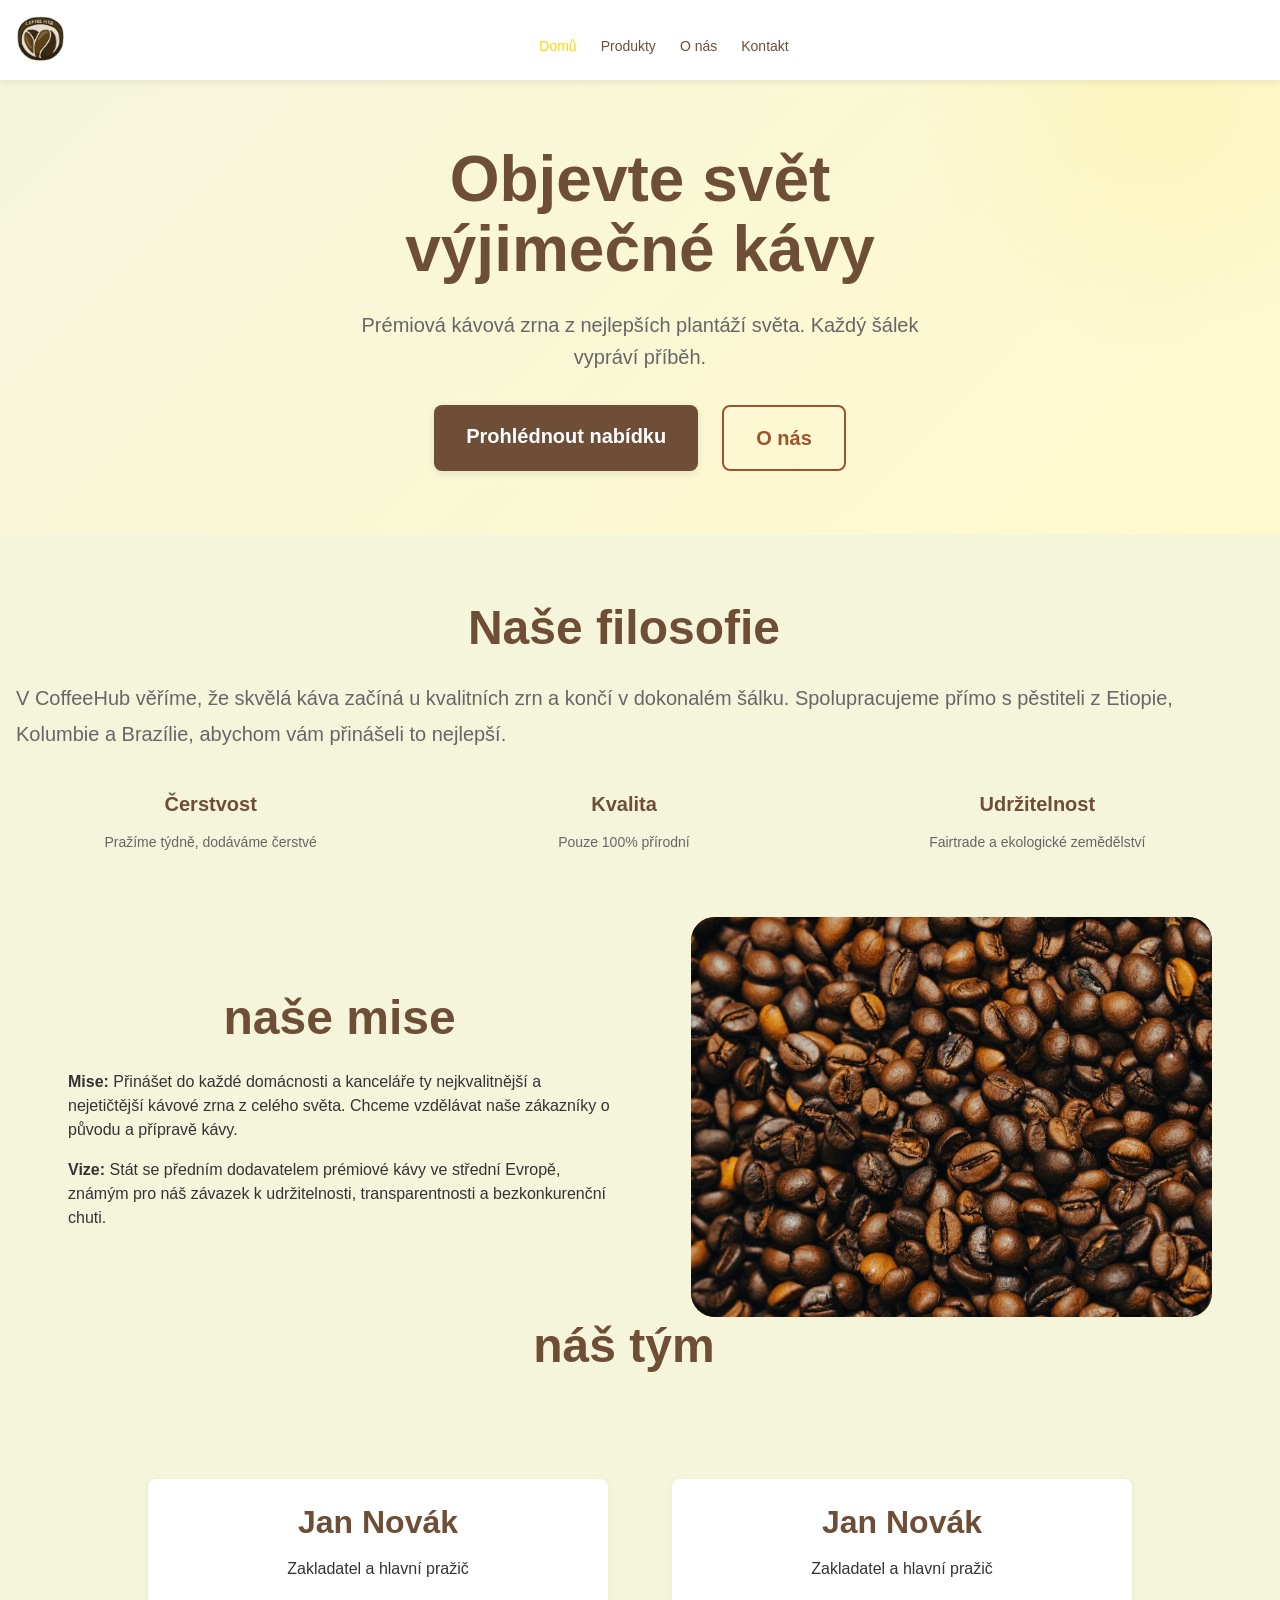
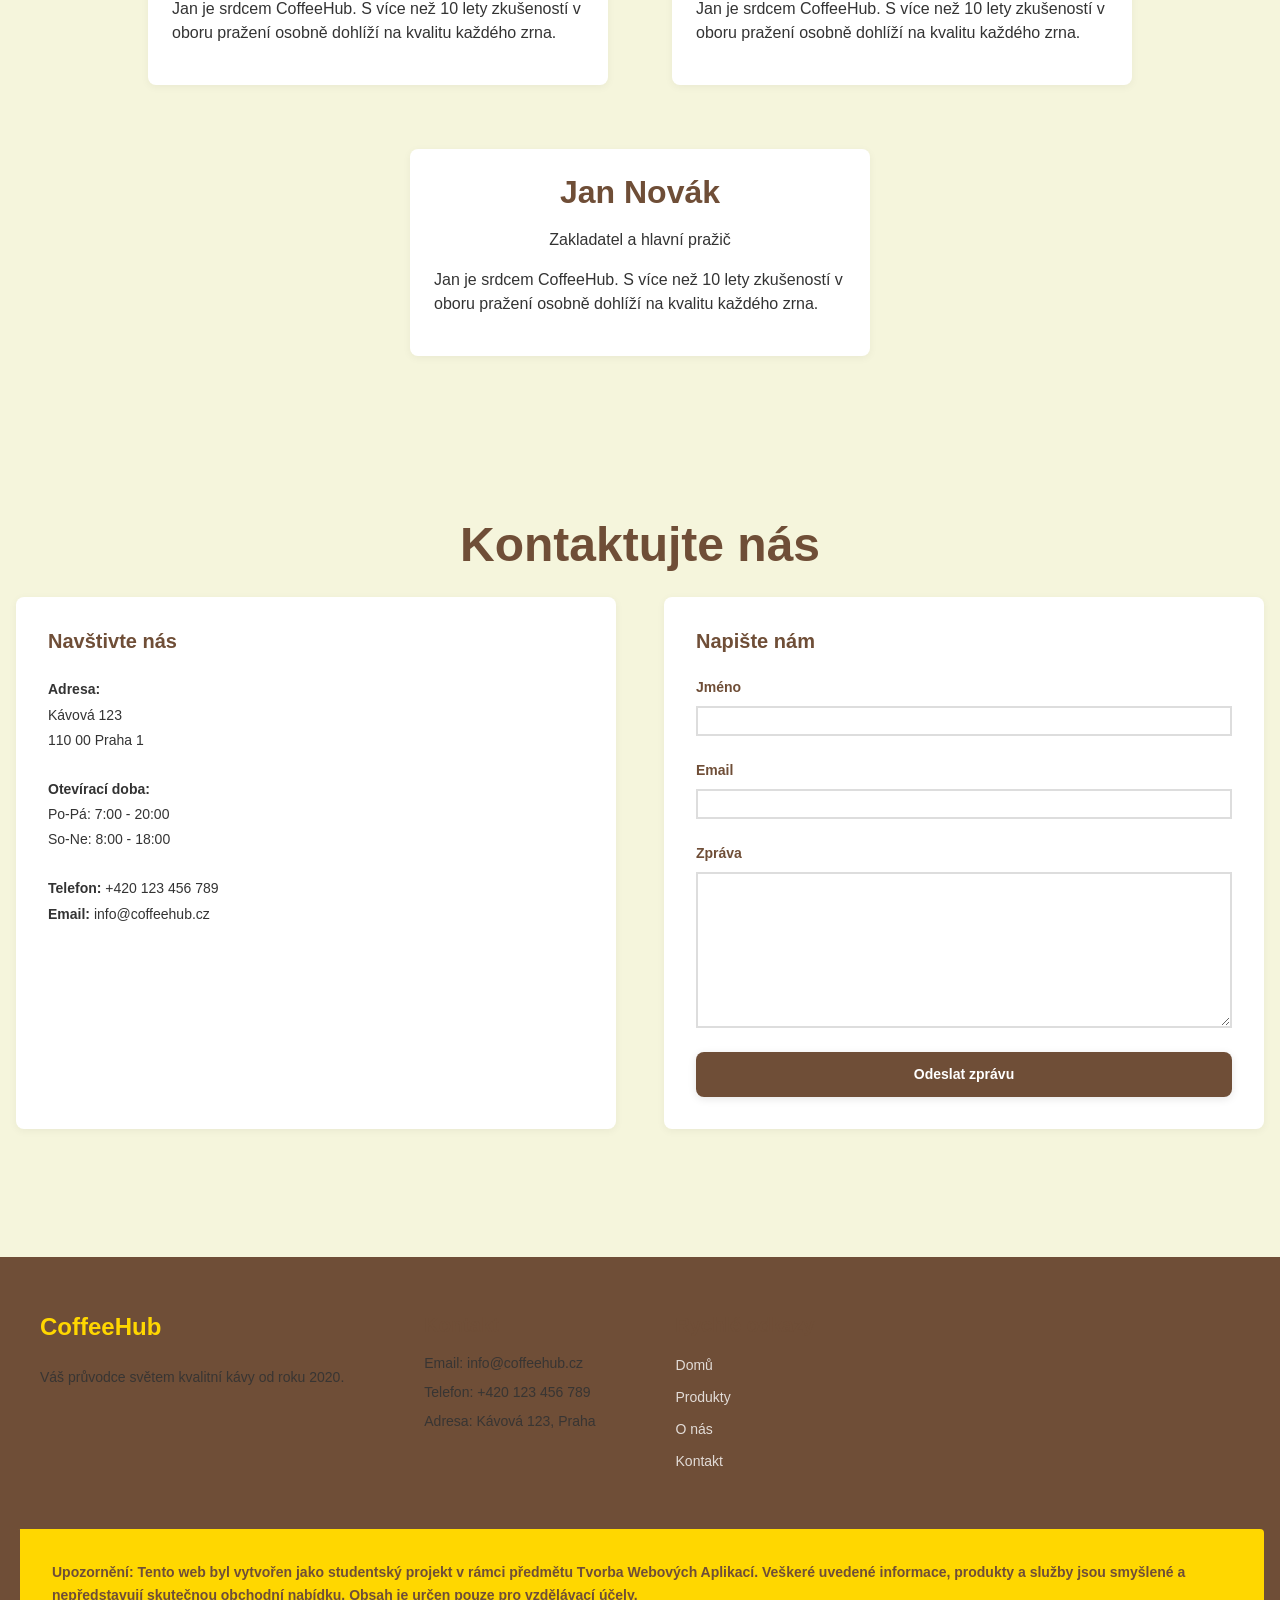
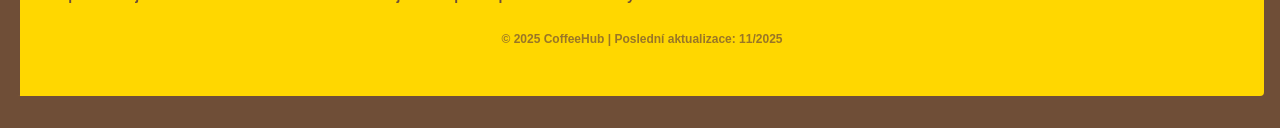
<file: index.html>
<!DOCTYPE html>
<html lang="cs">

<head>
    <meta charset="UTF-8">
    <meta name="viewport" content="width=device-width, initial-scale=1.0">
    <title>CoffeeHub - Prvotřídní káva z celého světa</title>
    <link rel="shortcut icon" href="files/logo.ico" type="image/x-icon">
    <meta name="description"
        content="Objevte svět výjimečné kávy s CoffeeHub. Nabízíme prémiové kávové zrna z nejlepších plantáží světa.">
    <link rel="stylesheet" href="css/reset.css">
    <link rel="stylesheet" href="css/base.css">
    <link rel="stylesheet" href="css/layout.css">
    <link rel="stylesheet" href="css/components.css">
    <link rel="stylesheet" href="css/utilities.css">
    <link rel="stylesheet" href="css/theme.css">
</head>

<body>
    <header class="header flex container">
        <a href="index.html" class="logo-link">
            <img class="logo" src="files/logo.png" alt="CoffeeHub Logo">
        </a>

        <input type="checkbox" id="menu-toggle" class="menu-toggle" hidden>
        <label for="menu-toggle" class="menu-icon">
            <span class="menu-icon__line"></span>
            <span class="menu-icon__line"></span>
            <span class="menu-icon__line"></span>
        </label>

        <!-- Navigation -->
        <nav class="nav">
            <ul class="nav__list flex-center">
                <li class="nav__item"><a href="index.html" class="nav__link nav__link--active">Domů</a></li>
                <li class="nav__item"><a href="products.html" class="nav__link">Produkty</a></li>
                <li class="nav__item"><a href="#o-nas" class="nav__link">O nás</a></li>
                <li class="nav__item"><a href="#kontakt" class="nav__link">Kontakt</a></li>
            </ul>
        </nav>
    </header>

    <main class="main">
        <!-- Hero Section -->
        <section class="hero container" id="domu">
            <div class="hero__content">
                <h1 class="hero__title">Objevte svět výjimečné kávy</h1>
                <p class="hero__description">
                    Prémiová kávová zrna z nejlepších plantáží světa.
                    Každý šálek vypráví příběh.
                </p>
                <div class="hero__actions">
                    <a href="products.html" class="button button--primary button--large">Prohlédnout nabídku</a>
                    <a href="#o-nas" class="button button--secondary button--large">O nás</a>
                </div>
            </div>
        </section>

        <!-- About Section -->
        <section class="about container" id="o-nas">
            <div class="about__content flex-center">
                <div class="about__text">
                    <h2 class="section-title">Naše filosofie</h2>
                    <p class="about__description m-b-lg">
                        V CoffeeHub věříme, že skvělá káva začíná u kvalitních zrn
                        a končí v dokonalém šálku. Spolupracujeme přímo s pěstiteli
                        z Etiopie, Kolumbie a Brazílie, abychom vám přinášeli to nejlepší.
                    </p>
                    <div class="about__features m-b-md">
                        <div class="feature p-md rounded-xs">
                            <h3 class="feature__title m-b-sx">Čerstvost</h3>
                            <p class="feature__description">Pražíme týdně, dodáváme čerstvé</p>
                        </div>
                        <div class="feature p-md rounded-xs">
                            <h3 class="feature__title m-b-sx">Kvalita</h3>
                            <p class="feature__description">Pouze 100% přírodní</p>
                        </div>
                        <div class="feature p-md rounded-xs">
                            <h3 class="feature__title m-b-sx">Udržitelnost</h3>
                            <p class="feature__description">Fairtrade a ekologické zemědělství</p>
                        </div>
                    </div>
                </div>
            </div>

            <div class="about__content" id="about__mise">
                <div class="about__text">
                    <h2 class="section-title">naše mise</h2>
                    <p>
                        <strong>Mise:</strong> Přinášet do každé domácnosti a kanceláře ty nejkvalitnější a nejetičtější
                        kávové zrna z celého světa. Chceme vzdělávat naše zákazníky o původu a přípravě kávy.
                    </p>
                    <p>
                        <strong>Vize:</strong> Stát se předním dodavatelem prémiové kávy ve střední Evropě, známým pro
                        náš závazek k udržitelnosti, transparentnosti a bezkonkurenční chuti.
                    </p>
                </div>
                <div class="about__image">
                    <img class="about__image image-cover" src="files/coffee1.jpg" alt="">
                </div>

            </div>

            <div class="about__content flex-column">
                <div class="about__text">
                    <h2 class="section-title w-full" id="nas-tym">náš tým</h2>
                </div>
                <div class="team__list flex-wrap flex-center">
                    <div class="team-member p-md rounded-sm m-lg flex-column flex-center">
                        <h3 class="team-member__name">Jan Novák</h3>
                        <p>Zakladatel a hlavní pražič</p>
                        <p>Jan je srdcem CoffeeHub. S více než 10 lety zkušeností v oboru pražení osobně dohlíží na
                            kvalitu každého zrna.</p>
                    </div>
                    <div class="team-member p-md rounded-sm m-lg flex-column flex-center">
                        <h3 class="team-member__name">Jan Novák</h3>
                        <p>Zakladatel a hlavní pražič</p>
                        <p>Jan je srdcem CoffeeHub. S více než 10 lety zkušeností v oboru pražení osobně dohlíží na
                            kvalitu každého zrna.</p>
                    </div>
                    <div class="team-member p-md rounded-sm m-lg flex-column flex-center">
                        <h3 class="team-member__name">Jan Novák</h3>
                        <p>Zakladatel a hlavní pražič</p>
                        <p>Jan je srdcem CoffeeHub. S více než 10 lety zkušeností v oboru pražení osobně dohlíží na
                            kvalitu každého zrna.</p>
                    </div>
                </div>
            </div>
        </section>

        <!-- Contacts Section -->
        <section class="contact container" id="kontakt">
            <h2 class="section-title">Kontaktujte nás</h2>
            <div class="contact__content">
                <div class="contact__info">
                    <h3 class="contact__subtitle m-b-md">Navštivte nás</h3>
                    <p class="contact__text m-b-md">
                        <strong>Adresa:</strong><br>
                        Kávová 123<br>
                        110 00 Praha 1
                    </p>
                    <p class="contact__text m-b-md">
                        <strong>Otevírací doba:</strong><br>
                        Po-Pá: 7:00 - 20:00<br>
                        So-Ne: 8:00 - 18:00
                    </p>
                    <p class="contact__text m-b-md">
                        <strong>Telefon:</strong> +420 123 456 789<br>
                        <strong>Email:</strong> info@coffeehub.cz
                    </p>
                </div>
                <div class="contact__form">
                    <h3 class="contact__subtitle m-b-md">Napište nám</h3>
                    <form class="form flex-column">
                        <div class="form__group flex-column">
                            <label for="name" class="form__label">Jméno</label>
                            <input type="text" id="name" class="form__input" required>
                        </div>
                        <div class="form__group flex-column">
                            <label for="email" class="form__label">Email</label>
                            <input type="email" id="email" class="form__input" required>
                        </div>
                        <div class="form__group flex-column">
                            <label for="message" class="form__label">Zpráva</label>
                            <textarea id="message" class="form__textarea rounded-xxs p-sm" rows="5" required></textarea>
                        </div>
                        <button type="submit" class="button button--primary">Odeslat zprávu</button>
                    </form>
                </div>
            </div>
        </section>
    </main>

    <!-- Footer -->
    <footer class="footer container">
        <div class="footer__content footer__content--grid flex-wrap">
            <div class="footer__section">
                <h3 class="footer__title m-b-md">CoffeeHub</h3>
                <p class="footer__description">
                    Váš průvodce světem kvalitní kávy od roku 2020.
                </p>
            </div>

            <div class="footer__section">
                <h4 class="footer__subtitle">Kontakt</h4>
                <p class="footer__contact m-b-xs">Email: info@coffeehub.cz</p>
                <p class="footer__contact m-b-xs">Telefon: +420 123 456 789</p>
                <p class="footer__contact m-b-xs">Adresa: Kávová 123, Praha</p>
            </div>

            <div class="footer__section">
                <h4 class="footer__subtitle">Rychlé odkazy</h4>
                <ul class="footer__links flex-column">
                    <li><a href="index.html" class="footer__link">Domů</a></li>
                    <li><a href="products.html" class="footer__link">Produkty</a></li>
                    <li><a href="#o-nas" class="footer__link">O nás</a></li>
                    <li><a href="#kontakt" class="footer__link">Kontakt</a></li>
                </ul>
            </div>
        </div>


        <div class="disclaimer disclaimer--prominent p-lg rounded-xs m-t-lg">
            <p class="disclaimer__text m-b-sm">
                <strong>Upozornění:</strong> Tento web byl vytvořen jako studentský projekt v rámci předmětu Tvorba
                Webových Aplikací. Veškeré uvedené informace, produkty a služby jsou smyšlené a nepředstavují skutečnou
                obchodní nabídku. Obsah je určen pouze pro vzdělávací účely.
            </p>
            <p class="footer__copyright">
                &copy; 2025 CoffeeHub | Poslední aktualizace: 11/2025
            </p>
        </div>
    </footer>

</body>

</html>
</file>
<file: css/base.css>
:root {

    --color-primary: #6F4E37;
    --color-secondary: #A0522D;
    --color-accent: #FFD700;
    --color-text: #333333;
    --color-muted: #666666;
    --color-white: #FFFFFF;
    --color-bg: #F5F5DC;
    --color-error: #CC0000;
    --color-success: #008000;


  
    --color-primary-hover: #A0522D; 
    --color-border: #ddd;
    --color-primary-shadow: rgba(111, 78, 55, 0.1);
    --color-bg-hover: #FFFACD;
    --color-surface: var(--color-white); 
    --color-bg-secondary: var(--color-bg);
    --color-primary-bg: var(--color-primary); 
    --color-text-on-primary: var(--color-white);
    --color-shadow: rgba(0, 0, 0, 0.05); 
    --color-accent-shadow: rgba(255, 215, 0, 0.1);
    --color-footer-text: rgba(0, 0, 0, 0);

    
    --space-xxs: 0.25rem; /* 4px */
    --space-xs: 0.5rem; /* 8px */
    --space-sm: 1rem; /* 16px */
    --space-md: 1.5rem; /* 24px */
    --space-lg: 2rem; /* 32px */
    --space-xl: 3rem; /* 48px */
    --space-xxl: 4rem; /* 64px */
    --space-massive: 6rem; /* 96px */

    --text-xs: 0.75rem; /* 12px */
    --text-sm: 0.875rem; /* 14px */
    --text-base: 1rem; /* 16px */
    --text-md: 1.25rem; /* 20px */
    --text-lg: 1.5rem; /* 24px */
    --text-xl: 2rem; /* 32px */
    --text-xxl: 3rem; /* 48px */
    --text-massive: 4rem; /* 64px */

    --logo-size: 48px;
    --card-width: 300px;
    --card-height: 450px;
    --image-width: 100%;
    --image-height: 167px;
}


h1, h2, h3, h4, h5, h6 {
    font-family: helvetica, serif;
    line-height: 1.2;
    margin-bottom: var(--space-sm);
    color: var(--color-primary);
}

h1 { font-size: var(--text-xxl); }
h2 { font-size: var(--text-xl); }
h3 { font-size: var(--text-lg); }
h4 { font-size: var(--text-md); }

p {
    margin-bottom: var(--space-sm);
}

.container {
    margin-inline: auto;
    padding-inline: var(--space-sm);
}

.section-title {
    text-align: center;
    margin-bottom: var(--space-md);
}

.section-description {
    text-align: center;
    font-size: var(--text-base);
    color: var(--color-muted);
    margin-bottom: var(--space-xl);
}

@media (min-width: 769px) {
    h1 { font-size: var(--text-massive); }
    h2 { font-size: var(--text-xxl); }
    h3 { font-size: var(--text-xl); }
    h4 { font-size: var(--text-lg); }
    .section-description { font-size: var(--text-md); }
}
</file>
<file: css/layout.css>
.header {

    justify-content: space-between;
    align-items: center;
    padding-block: var(--space-sm);
    background-color: var(--color-surface);
    box-shadow: 0 2px 8px rgba(0, 0, 0, 0.08);
    position: sticky;
    top: 0;
    z-index: 100;
    flex-direction: row;
}

.header a {
    display: inline-block;
}

.logo {
    height: var(--logo-size);
    width: auto;
    transition: transform 0.3s ease;
}

.logo:hover {
    transform: scale(1.05);
}

.nav {
    flex: 1;
    position: absolute;
    top: 100%;
    left: 0;
    right: 0;
    background-color: var(--color-surface);
    max-height: 0;
    overflow: hidden;
    transition: max-height 0.3s ease;
    box-shadow: 0 4px 8px rgba(0, 0, 0, 0.1);
}

.nav__list {
    display: flex;
    flex-direction: column;
    gap: var(--space-sm);
    list-style: none;
    
}

.nav__item {
    position: relative;
}

.nav__link {
    font-size: var(--text-sm);
    color: var(--color-primary);
    font-weight: 500;
    transition: color 0.3s ease, border-bottom 0.3s ease;
    padding: var(--space-sm) 0;
    border-bottom: 1px solid var(--color-border);
    display: block;
}

.nav__link:last-child {
    border-bottom: none;
}

.nav__link:hover,
.nav__link--active {
    color: var(--color-accent);
    border-bottom-color: var(--color-accent);
}

.menu-toggle {
    display: none;
}

.menu-icon {
    display: flex;
    flex-direction: column;
    cursor: pointer;
    gap: 6px;
}

.menu-icon__line {
    width: 25px;
    height: 3px;
    background-color: var(--color-primary-bg);
    border-radius: 2px;
    transition: all 0.3s ease;
}

.menu-toggle:checked ~ .nav {
    max-height: 300px;
}

.menu-toggle:checked ~ .menu-icon .menu-icon__line:nth-child(1) {
    transform: rotate(45deg) translate(10px, 10px);
}

.menu-toggle:checked ~ .menu-icon .menu-icon__line:nth-child(2) {
    opacity: 0;
}

.menu-toggle:checked ~ .menu-icon .menu-icon__line:nth-child(3) {
    transform: rotate(-45deg) translate(7px, -7px);
}

.container {
    padding-inline: var(--space-sm);
}

@media (min-width: 769px) {
    .menu-icon {
        display: none;
    }

    .nav {
        position: static;
        max-height: none;
        overflow: visible;
        box-shadow: none;
    }

    .nav__list {
        flex-direction: row;
        gap: var(--space-md);
        padding: 0;
    }

    .nav__link {
        padding-bottom: 4px;
        border-bottom: 2px solid transparent;
    }
}



.hero {
    text-align: center;
    padding-block: var(--space-xl);
    background: linear-gradient(135deg, var(--color-bg) 0%, var(--color-bg-hover) 100%);
    position: relative;
    overflow: hidden;
}

.hero::before {
    content: '';
    position: absolute;
    top: -50%;
    right: -10%;
    width: 500px;
    height: 500px;
    background: radial-gradient(circle, var(--color-accent-shadow) 0%, transparent 70%);
    border-radius: 50%;
}

.hero__content {
    position: relative;
    z-index: 1;
    max-width: 600px;
    margin: 0 auto;
}

.hero__title {
    font-size: var(--text-xxl);
    margin-bottom: var(--space-md);
    color: var(--color-primary);
    line-height: 1.1;
}

.hero__description {
    font-size: var(--text-base);
    margin-bottom: var(--space-lg);
    color: var(--color-muted);
    line-height: 1.6;
}

.hero__actions {
    display: flex;
    justify-content: center;
    gap: var(--space-sm);
    flex-wrap: wrap;
}

@media (min-width: 769px) {
    .hero {
        padding-block: var(--space-xxl);
    }

    .hero__title {
        font-size: var(--text-massive);
    }

    .hero__description {
        font-size: var(--text-md);
    }

    .hero__actions {
        gap: var(--space-md);
    }
}

.about {
    padding-block: var(--space-xxl);
}

.about__content {
    display: flex;
    grid-template-columns: 1fr;
    gap: var(--space-md);
    align-items: center;
}

.about__text {
    padding-right: 0;
}

.about__image {
    width: 100%;
    height: 250px;
    background: linear-gradient(135deg, var(--color-primary) 0%, var(--color-secondary) 100%);
    border-radius: var(--space-md);
    display: flex;
    align-items: center;
    justify-content: center;
   
}

@media (min-width: 769px) {
    .about__content {
        grid-template-columns: 1fr 1fr;
        gap: var(--space-xl);
    }

    .about__text {
        padding-right: var(--space-lg);
    }

    .about__image {
        height: 400px;
    }
}


#about__mise{
    margin: 0 3.25rem;
    display: flex;
    flex-direction: column;
}

@media (min-width: 769px) {
    #about__mise{
        flex-direction: row;
    }
}

.team__list{
    display: flex;
    flex-direction: row;
}

.contact {
    padding-block: var(--space-xxl);
    background-color: var(--color-bg-secondary);
}

.contact__content {
    display: grid;
    grid-template-columns: 1fr;
    gap: var(--space-xl);
}

.contact__info {
    padding: var(--space-lg);
    background-color: var(--color-surface);
    border-radius: var(--space-xs);
    box-shadow: 0 2px 8px var(--color-shadow);
}

.contact__form {
    padding: var(--space-lg);
    background-color: var(--color-surface);
    border-radius: var(--space-xs);
    box-shadow: 0 2px 8px var(--color-shadow);
}

@media (min-width: 769px) {
    .contact__content {
        grid-template-columns: 1fr 1fr;
    }
}

.products-grid {
    display: grid;
    grid-template-columns: 1fr;
    gap: var(--space-md);
    margin-block: var(--space-xl);
    justify-items: center;
}

@media (min-width: 769px) {
    .products-grid {
        grid-template-columns: repeat(auto-fit, minmax(300px, 1fr));
        gap: var(--space-lg);
    }
}

.footer {
    background-color: var(--color-primary-bg);
    color: var(--color-text-on-primary);
    padding-block: var(--space-lg);
    margin-top: var(--space-xxl);
}

.footer__content {
    display: grid;
    grid-template-columns: 1fr;
    gap: var(--space-md);
    margin-bottom: var(--space-lg);
}

.footer__content--grid {
    display: grid;
    grid-template-columns: repeat(3, 1fr);
    gap: var(--space-lg);
}

.footer__section {
    padding: var(--space-sm);
}

.footer__copyright {
    font-size: var(--text-xs);
    text-align: center;
    opacity: 0.7;
    margin-top: var(--space-md);
}

@media (min-width: 769px) {
    .footer__content {
        grid-template-columns: repeat(3, 1fr);
        gap: var(--space-lg);
    }

    .footer__section {
        padding: var(--space-md);
    }
}

section {
    padding-block: var(--space-xl);
}

.section-title {
    text-align: center;
    margin-bottom: var(--space-md);
    font-size: var(--text-xl);
    color: var(--color-primary);
}

.section-description {
    text-align: center;
    font-size: var(--text-base);
    color: var(--color-muted);
    margin-bottom: var(--space-xl);
}

@media (min-width: 769px) {
    .section-title {
        font-size: var(--text-xxl);
    }

    .section-description {
        font-size: var(--text-md);
    }
}
</file>
<file: css/components.css>
.button {
    display: inline-block;
    padding: 0.75rem var(--space-md);
    border-radius: var(--space-xs);
    font-size: var(--text-sm);
    font-weight: 600;
    cursor: pointer;
    transition: all 0.3s ease;
    border: none;
    text-decoration: none;
    text-align: center;
    line-height: 1.5;
}

.button--primary {
    background-color: var(--color-primary);
    color: var(--color-white);
    box-shadow: 0 2px 8px rgba(0, 0, 0, 0.1);
}

.button--primary:hover {
    background-color: var(--color-secondary);
    box-shadow: 0 4px 12px rgba(0, 0, 0, 0.15);
    transform: translateY(-2px);
}

.button--primary:active {
    transform: translateY(0);
}

.button--secondary {
    background-color: transparent;
    border: 2px solid var(--color-secondary);
    color: var(--color-secondary);
}

.button--secondary:hover {
    background-color: var(--color-secondary);
    color: var(--color-white);
}

.button--secondary:active {
    opacity: 0.9;
}

.button--large {
    padding: var(--space-sm) var(--space-lg);
    font-size: var(--text-md);
}

.button--small {
    padding: var(--space-xs) var(--space-sm);
    font-size: var(--text-xs);
}

.button:focus {
    outline: 2px solid var(--color-accent);
    outline-offset: 2px;
}

.card {
    perspective: 1000px;
    width: var(--card-width);
    height: var(--card-height);
    cursor: pointer;
}

.card__toggle {
    display: none;
}

.card__front,
.card__back {
    position: absolute;
    width: 100%;
    height: 100%;
    display: flex;
    flex-direction: column;
    justify-content: space-between;
    align-items: center;
    padding: var(--space-md);
    background-color: var(--color-white);
    border-radius: var(--space-xs);
    box-shadow: 0 4px 12px rgba(0, 0, 0, 0.1);
    backface-visibility: hidden;
    transition: transform 0.6s ease;
    top: 0;
    left: 0;
}

.card__back {
    transform: rotateY(180deg);
}

.card__toggle:checked~.card__front {
    transform: rotateY(180deg);
}

.card__toggle:checked~.card__back {
    transform: rotateY(0deg);
}

.card:hover {
    transform: translateY(-4px);
}

.card:hover .card__front,
.card:hover .card__back {
    box-shadow: 0 8px 16px rgba(0, 0, 0, 0.15);
}

.card__content {
    text-align: center;
}

.card__image {
    width: 100%;
    height: var(--image-height);
    object-fit: cover;
}

.card__title {
    font-size: var(--text-md);
    font-weight: 600;
    color: var(--color-primary);
}

.card__subtitle {
    font-size: var(--text-sm);
    color: var(--color-accent);
    font-weight: 500;
}

.card__description {
    font-size: var(--text-sm);
    color: var(--color-muted);
    line-height: 1.5;
}

.card__price {
    font-size: var(--text-lg);
    font-weight: 700;
    color: var(--color-primary);
}

.card__actions {
    gap: var(--space-sm);
    width: 100%;

}

.about__features {
    display: grid;
    grid-template-columns: 1fr;
    gap: var(--space-md);
}

.feature {

    background-color: var(--color-bg);
    text-align: center;
    transition: all 0.3s ease;
}

.feature:hover {
    background-color: var(--color-bg-hover);
    transform: translateY(-4px);
    box-shadow: 0 4px 12px rgba(0, 0, 0, 0.1);
}

.feature__title {
    font-size: var(--text-md);
    color: var(--color-primary);
}

.feature__description {
    font-size: var(--text-sm);
    color: var(--color-muted);
}

@media (min-width: 769px) {
    .about__features {
        grid-template-columns: repeat(3, 1fr);
    }
}

.form {
    gap: var(--space-md);
}

.form__group {

    gap: var(--space-xs);
}

.form__label {
    font-size: var(--text-sm);
    font-weight: 600;
    color: var(--color-primary);
}

.form__input,
.form__textarea {
    border: 2px solid var(--color-border);
    font-size: var(--text-base);
    font-family: inherit;
    transition: border-color 0.3s ease, box-shadow 0.3s ease;
}

.form__input:focus,
.form__textarea:focus {
    outline: none;
    border-color: var(--color-primary);
    box-shadow: 0 0 0 3px var(--color-primary-shadow);
}

.form__textarea {
    resize: vertical;
    min-height: 120px;
}

.footer__title {
    font-size: var(--text-lg);
    font-weight: 700;
    color: var(--color-accent);
}

.footer__subtitle {
    font-size: var(--text-md);
    font-weight: 600;
}

.footer__description {
    font-size: var(--text-sm);
    line-height: 1.6;
    opacity: 0.9;
    color: var(--color-text);

}

.footer__contact {
    font-size: var(--text-sm);
    opacity: 0.9;
    color: var(--color-text);
}

.footer__links {
    list-style: none;
    gap: var(--space-xs);
}

.footer__link {
    font-size: var(--text-sm);
    color: var(--color-white);
    opacity: 0.8;
    transition: opacity 0.3s ease, color 0.3s ease;
}

.footer__link:hover {
    opacity: 1;
    color: var(--color-accent);
}

/* ===== DISCLAIMER COMPONENT ===== */
.disclaimer--prominent {
    background-color: var(--color-accent);
    color: var(--color-primary);
    border-left: 4px solid var(--color-primary);
    font-weight: 600;
}

.disclaimer__text {
    font-size: var(--text-sm);
    line-height: 1.6;
}

/* ===== ABOUT DESCRIPTION COMPONENT ===== */
.about__description {
    font-size: var(--text-md);
    color: var(--color-muted);
    line-height: 1.8;
}

.contact__subtitle {
    font-size: var(--text-md);
    color: var(--color-primary);
    font-weight: 600;
}

.contact__text {
    font-size: var(--text-sm);
    color: var(--color-text);
    line-height: 1.8;
}



.team-member {
    background-color: var(--color-surface);
    box-shadow: 0 2px 8px rgba(0, 0, 0, 0.05);
    max-width: 460px;
}
</file>
<file: css/utilities.css>
.flex-center { display: flex; justify-content: center; align-items: center; }
.flex-column { display: flex; flex-direction: column; }
.flex-wrap { display: flex; flex-wrap: wrap; }
.flex-row{display: flex; flex-direction: row;}
.flex{display: flex;}

.w-full { width: 100%; }

.image-cover{object-fit: cover}


.hide-small { display: none; }

.pd-sm { padding: var(--space-xs); }
.mg-sm { margin: var(--space-xs); }

@media (min-width: 481px) {

    .hide-small { display: block; }

    .pd-sm { padding: var(--space-sm); }
    .mg-sm { margin: var(--space-sm); }
}

@media (min-width: 769px) {
    

}


.text-md { font-size: var(--text-md); }
.text-lg { font-size: var(--text-lg); }
.text-xl { font-size: var(--text-xl); }
.text-xxl { font-size: var(--text-xxl); }

.rounded-xs { border-radius: var(--space-xxs); }
.rounded-sm { border-radius: var(--space-xs); }
.rounded-md { border-radius: var(--space-sm); }
.rounded-lg { border-radius: var(--space-md); }
.rounded-xl { border-radius: var(--space-lg); }
.rounded-full { border-radius: 9999px; }
.rounded-none { border-radius: 0; }

/* Padding */
.p-xxs { padding: var(--space-xxs); }
.p-xs { padding: var(--space-xs); }
.p-sm { padding: var(--space-sm); }
.p-md { padding: var(--space-md); }
.p-lg { padding: var(--space-lg); }
.p-xl { padding: var(--space-xl); }
.p-xxl { padding: var(--space-xxl); }

/* Margin */
.m-xxs { margin: var(--space-xxs); }
.m-xs { margin: var(--space-xs); }
.m-sm { margin: var(--space-sm); }
.m-md { margin: var(--space-md); }
.m-lg { margin: var(--space-lg); }
.m-xl { margin: var(--space-xl); }
.m-xxl { margin: var(--space-xxl); }
/* Margin bottom */

.m-b-xs{margin-bottom: var(--space-xs)}
.m-b-sm{margin-bottom: var(--space-sm);}
.m-b-md{margin-bottom: var(--space-md);}

/* Margin top*/

.m-t-lg{margin-top: var(--space-lg);}
</file>
<file: css/theme.css>
@media (prefers-color-scheme: dark) {
    :root {
      
        --color-bg: #121212; 
        --color-surface: #1E1E1E; 
        --color-bg-secondary: #121212;
        --color-bg-hover: #282828; 
        --color-white: #333333;
        
        
        --color-text: #E0E0E0; 
        --color-muted: #B0B0B0; 
        --color-text-on-primary: #121212; 

        
        --color-primary: #D2B48C; 
        --color-primary-hover: #A0522D;
        --color-secondary: #A0522D; 
        --color-accent: #FFD700; 

        --color-border: #333333; 
        --color-primary-shadow: rgba(210, 180, 140, 0.1); 
        --color-shadow: rgba(255, 255, 255, 0.1); 
        --color-accent-shadow: rgba(255, 215, 0, 0.1);
    }

    body {
        background-color: var(--color-bg);
        color: var(--color-text);
    }

    .header, .footer {
        background-color: var(--color-surface);
    }

    .nav__link, .footer__link {
        color: var(--color-text);
    }

    .button--primary {
        color: var(--color-text-on-primary);
    }

    .card {
        box-shadow: 0 4px 12px var(--color-shadow);
    }

    .feature:hover {
        box-shadow: 0 4px 12px var(--color-shadow);
    }

    .form__input, .form__textarea {
        background-color: var(--color-bg);
        color: var(--color-text);
        border-color: var(--color-border);
    }

    .form__input:focus,
    .form__textarea:focus {
        box-shadow: 0 0 0 3px var(--color-primary-shadow);
    }

    .disclaimer {
        background-color: var(--color-accent);
        color: var(--color-bg);
        border-left-color: var(--color-bg);
    }

    .disclaimer--prominent {
        background-color: var(--color-accent);
        color: var(--color-bg);
        border-left-color: var(--color-bg);
    }
}
</file>
